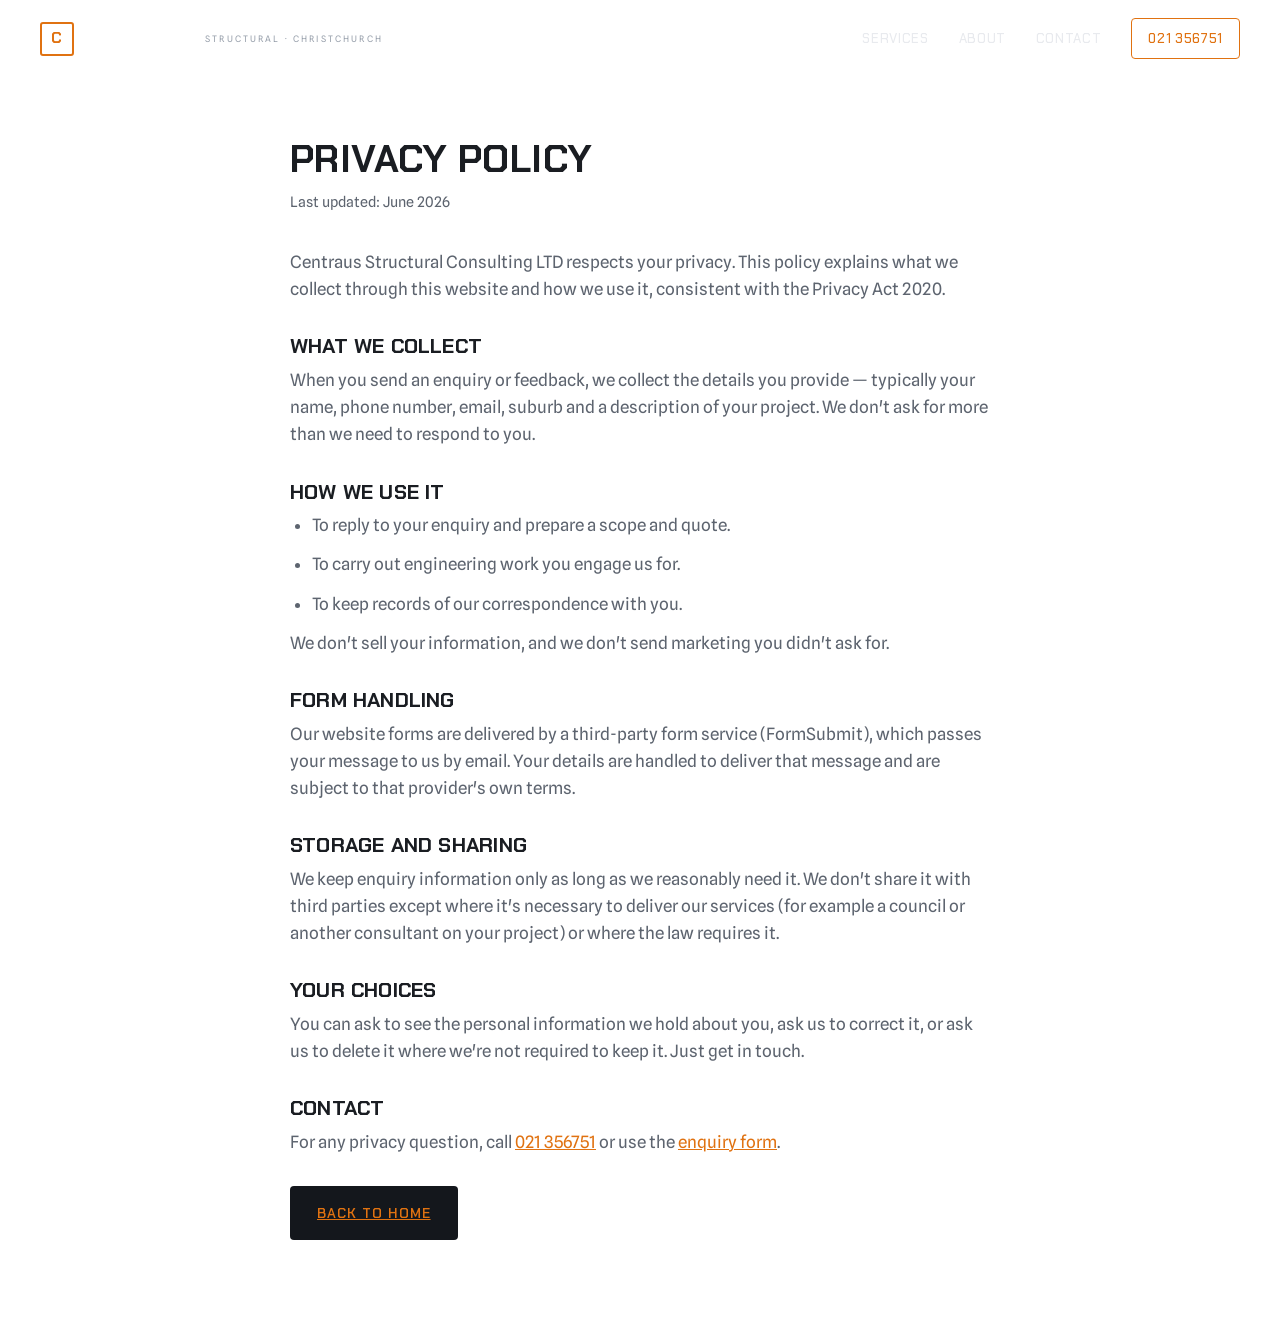
<file: privacy.html>
<!DOCTYPE html>
<html lang="en-NZ">
<head>
<meta charset="UTF-8">
<meta name="viewport" content="width=device-width, initial-scale=1.0">
<title>Privacy Policy | Centraus Structural Consulting LTD</title>
<meta name="description" content="How Centraus Structural Consulting handles the information you share through this website.">
<meta name="robots" content="noindex">
<link rel="icon" href="data:image/svg+xml,%3Csvg xmlns='http://www.w3.org/2000/svg' viewBox='0 0 100 100'%3E%3Crect width='100' height='100' rx='14' fill='%230f1216'/%3E%3Ctext x='50' y='71' font-size='60' text-anchor='middle' fill='%23e07211' font-family='Arial' font-weight='bold'%3EC%3C/text%3E%3C/svg%3E">
<link rel="preconnect" href="https://fonts.googleapis.com">
<link rel="preconnect" href="https://fonts.gstatic.com" crossorigin>
<link href="https://fonts.googleapis.com/css2?family=Chakra+Petch:wght@500;600;700&family=Spline+Sans:wght@400;500;600&display=swap" rel="stylesheet">
<link rel="stylesheet" href="styles.css">
</head>
<body>

<nav class="nav scrolled" id="nav">
  <a class="brand" href="index.html"><span class="mark">C</span>CENTRAUS<small>Structural · Christchurch</small></a>
  <div class="nav-links" id="navLinks">
    <a href="index.html#services">Services</a>
    <a href="index.html#about">About</a>
    <a href="index.html#contact">Contact</a>
    <a class="nav-phone" href="tel:+6421356751">021 356751</a>
  </div>
  <button class="nav-toggle" id="navToggle" aria-label="Open menu">☰</button>
</nav>

<main class="legal">
  <h1>Privacy Policy</h1>
  <p class="updated">Last updated: June 2026</p>

  <p>Centraus Structural Consulting LTD respects your privacy. This policy explains what we collect through this website and how we use it, consistent with the Privacy Act 2020.</p>

  <h2>What we collect</h2>
  <p>When you send an enquiry or feedback, we collect the details you provide — typically your name, phone number, email, suburb and a description of your project. We don't ask for more than we need to respond to you.</p>

  <h2>How we use it</h2>
  <ul>
    <li>To reply to your enquiry and prepare a scope and quote.</li>
    <li>To carry out engineering work you engage us for.</li>
    <li>To keep records of our correspondence with you.</li>
  </ul>
  <p>We don't sell your information, and we don't send marketing you didn't ask for.</p>

  <h2>Form handling</h2>
  <p>Our website forms are delivered by a third-party form service (FormSubmit), which passes your message to us by email. Your details are handled to deliver that message and are subject to that provider's own terms.</p>

  <h2>Storage and sharing</h2>
  <p>We keep enquiry information only as long as we reasonably need it. We don't share it with third parties except where it's necessary to deliver our services (for example a council or another consultant on your project) or where the law requires it.</p>

  <h2>Your choices</h2>
  <p>You can ask to see the personal information we hold about you, ask us to correct it, or ask us to delete it where we're not required to keep it. Just get in touch.</p>

  <h2>Contact</h2>
  <p>For any privacy question, call <a href="tel:+6421356751">021 356751</a> or use the <a href="index.html#contact">enquiry form</a>.</p>

  <p style="margin-top:30px"><a class="btn btn--dark" href="index.html">Back to home</a></p>
</main>

<script src="main.js"></script>
</body>
</html>
</file>
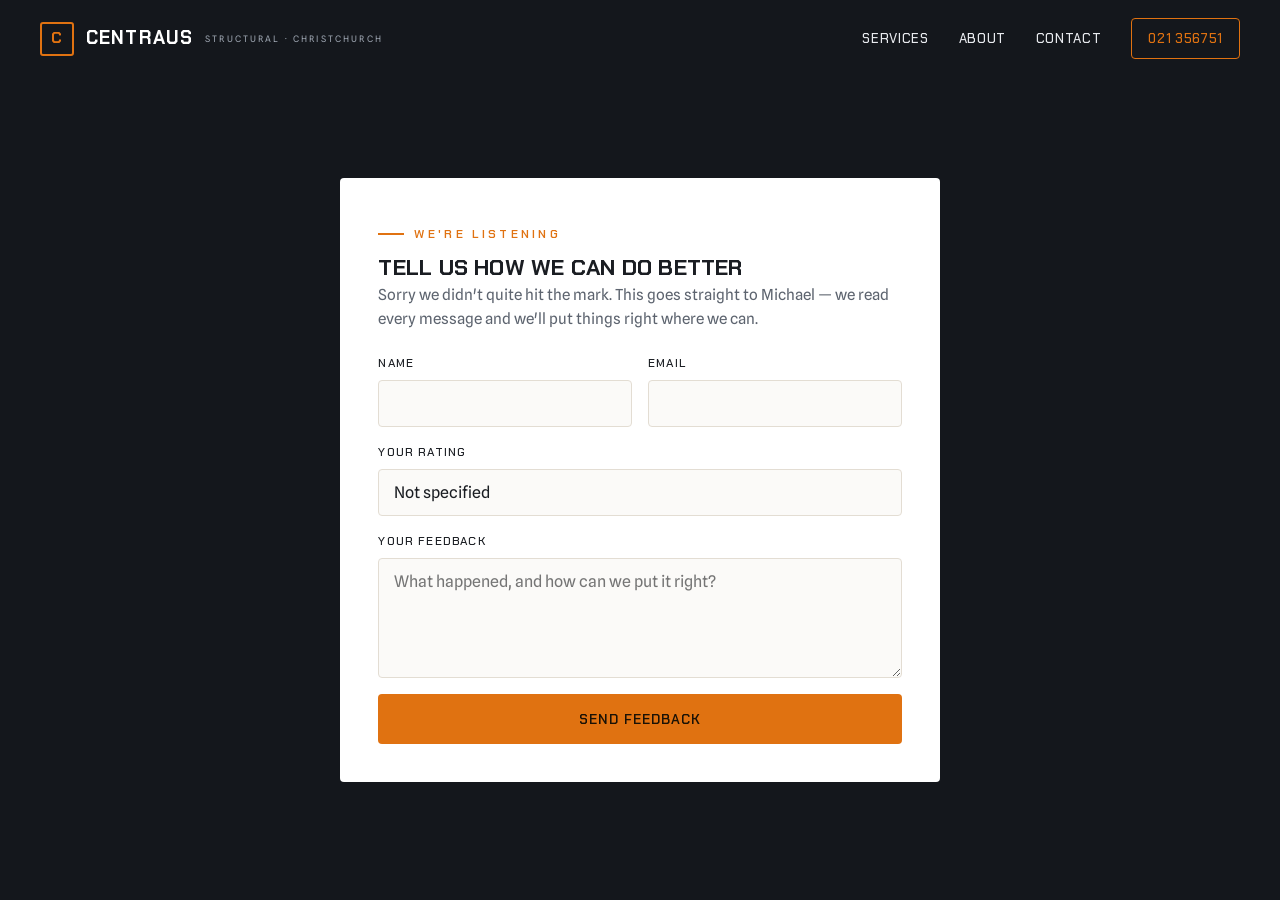
<file: private.html>
<!DOCTYPE html>
<html lang="en-NZ">
<head>
<meta charset="UTF-8">
<meta name="viewport" content="width=device-width, initial-scale=1.0">
<title>Share Your Feedback | Centraus Structural Consulting LTD</title>
<meta name="description" content="Tell us where we can do better — private feedback for Centraus Structural Consulting, Christchurch.">
<meta name="robots" content="noindex">
<link rel="icon" href="data:image/svg+xml,%3Csvg xmlns='http://www.w3.org/2000/svg' viewBox='0 0 100 100'%3E%3Crect width='100' height='100' rx='14' fill='%230f1216'/%3E%3Ctext x='50' y='71' font-size='60' text-anchor='middle' fill='%23e07211' font-family='Arial' font-weight='bold'%3EC%3C/text%3E%3C/svg%3E">
<link rel="preconnect" href="https://fonts.googleapis.com">
<link rel="preconnect" href="https://fonts.gstatic.com" crossorigin>
<link href="https://fonts.googleapis.com/css2?family=Chakra+Petch:wght@500;600;700&family=Spline+Sans:wght@400;500;600&display=swap" rel="stylesheet">
<link rel="stylesheet" href="styles.css">
</head>
<body>

<nav class="nav scrolled" id="nav">
  <a class="brand" href="index.html"><span class="mark">C</span>CENTRAUS<small>Structural · Christchurch</small></a>
  <div class="nav-links" id="navLinks">
    <a href="index.html#services">Services</a>
    <a href="index.html#about">About</a>
    <a href="index.html#contact">Contact</a>
    <a class="nav-phone" href="tel:+6421356751">021 356751</a>
  </div>
  <button class="nav-toggle" id="navToggle" aria-label="Open menu">☰</button>
</nav>

<div class="subpage">
  <div class="private-wrap">
    <div class="form" id="formCard">
      <span class="eyebrow">We're listening</span>
      <h3 style="margin:12px 0 4px">Tell us how we can do better</h3>
      <p class="sub">Sorry we didn't quite hit the mark. This goes straight to Michael — we read every message and we'll put things right where we can.</p>
      <form action="https://formsubmit.co/hello@centraus.co.nz" method="POST" id="pform">
        <input type="hidden" name="_subject" value="Private feedback — Centraus Structural website">
        <input type="hidden" name="_captcha" value="false">
        <input type="hidden" name="_template" value="table">
        <input type="hidden" name="_next" value="#thanks">
        <div class="frow">
          <div class="field"><label for="name">Name</label><input id="name" type="text" name="Name" required></div>
          <div class="field"><label for="email">Email</label><input id="email" type="email" name="Email" required></div>
        </div>
        <div class="field">
          <label for="rating">Your rating</label>
          <input id="rating" type="text" name="Rating" readonly>
        </div>
        <div class="field"><label for="feedback">Your feedback</label><textarea id="feedback" name="Feedback" placeholder="What happened, and how can we put it right?" required></textarea></div>
        <button class="btn btn--primary" type="submit" style="width:100%;justify-content:center">Send feedback</button>
      </form>
    </div>

    <div class="success" id="success">
      <div class="tick"><svg viewBox="0 0 24 24" fill="none" stroke="currentColor" stroke-width="2.4"><path d="M20 6L9 17l-5-5"/></svg></div>
      <h2>Thank you</h2>
      <p>Your feedback has gone through to Michael. We appreciate you taking the time, and we'll follow up if there's anything to sort out.</p>
      <p style="margin-top:18px"><a class="btn btn--dark" href="index.html">Back to home</a></p>
    </div>
  </div>
</div>

<script>
  var params = new URLSearchParams(window.location.search);
  var r = params.get('rating');
  var ratingField = document.getElementById('rating');
  if (r && /^[1-5]$/.test(r)) {
    ratingField.value = r + ' / 5 ' + '★'.repeat(+r);
  } else {
    ratingField.value = 'Not specified';
  }
  var form = document.getElementById('pform');
  form.addEventListener('submit', function () {
    setTimeout(function () {
      document.getElementById('formCard').style.display = 'none';
      document.getElementById('success').classList.add('show');
      window.scrollTo({ top: 0, behavior: 'smooth' });
    }, 400);
  });
  if (window.location.hash === '#thanks') {
    document.getElementById('formCard').style.display = 'none';
    document.getElementById('success').classList.add('show');
  }
</script>
<script src="main.js"></script>
</body>
</html>
</file>
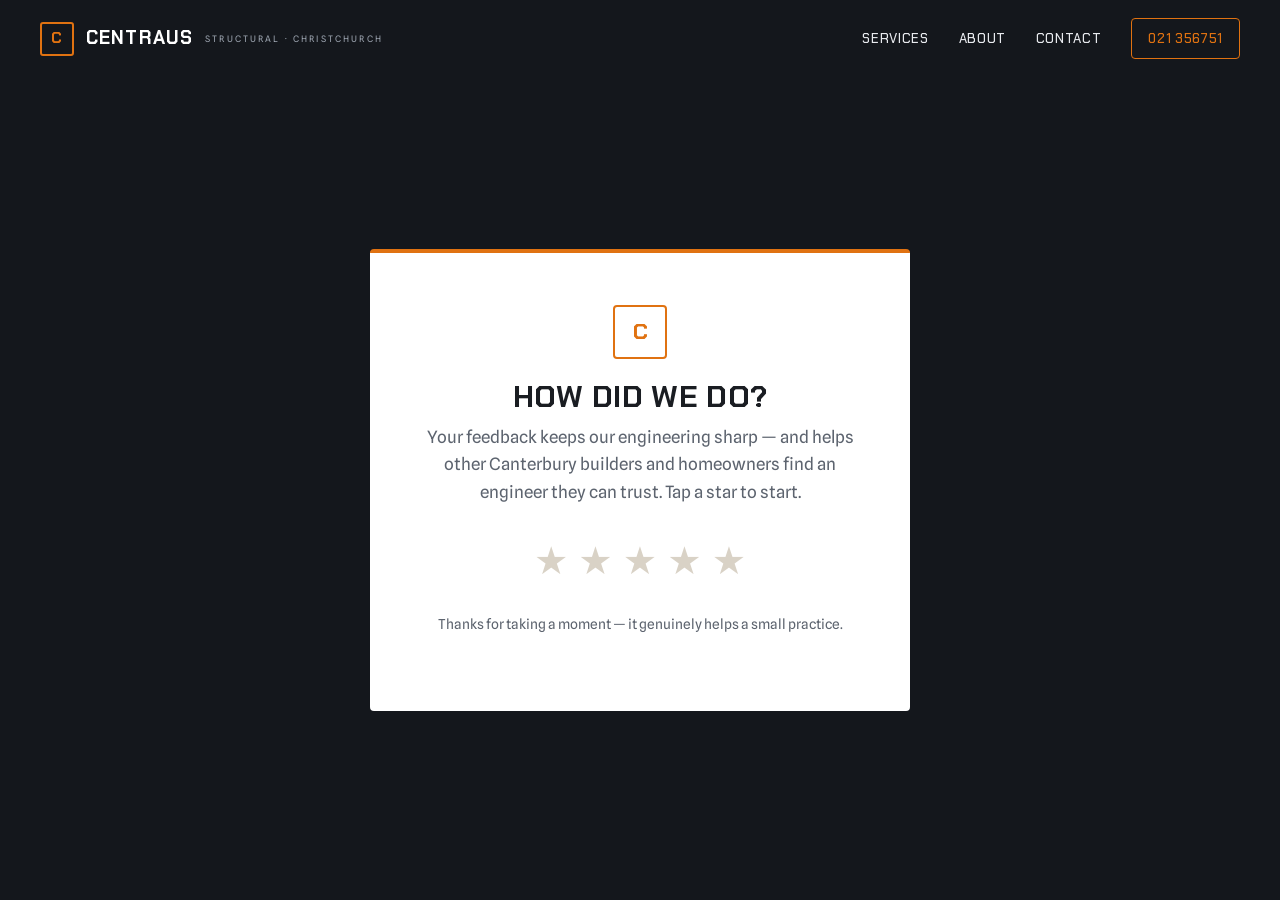
<file: review.html>
<!DOCTYPE html>
<html lang="en-NZ">
<head>
<meta charset="UTF-8">
<meta name="viewport" content="width=device-width, initial-scale=1.0">
<title>Leave a Review | Centraus Structural Consulting LTD</title>
<meta name="description" content="Tell us how we did — leave a review for Centraus Structural Consulting, Christchurch.">
<meta name="robots" content="noindex">
<link rel="icon" href="data:image/svg+xml,%3Csvg xmlns='http://www.w3.org/2000/svg' viewBox='0 0 100 100'%3E%3Crect width='100' height='100' rx='14' fill='%230f1216'/%3E%3Ctext x='50' y='71' font-size='60' text-anchor='middle' fill='%23e07211' font-family='Arial' font-weight='bold'%3EC%3C/text%3E%3C/svg%3E">
<link rel="preconnect" href="https://fonts.googleapis.com">
<link rel="preconnect" href="https://fonts.gstatic.com" crossorigin>
<link href="https://fonts.googleapis.com/css2?family=Chakra+Petch:wght@500;600;700&family=Spline+Sans:wght@400;500;600&display=swap" rel="stylesheet">
<link rel="stylesheet" href="styles.css">
</head>
<body>

<nav class="nav scrolled" id="nav">
  <a class="brand" href="index.html"><span class="mark">C</span>CENTRAUS<small>Structural · Christchurch</small></a>
  <div class="nav-links" id="navLinks">
    <a href="index.html#services">Services</a>
    <a href="index.html#about">About</a>
    <a href="index.html#contact">Contact</a>
    <a class="nav-phone" href="tel:+6421356751">021 356751</a>
  </div>
  <button class="nav-toggle" id="navToggle" aria-label="Open menu">☰</button>
</nav>

<div class="subpage">
  <div class="review-card">
    <div class="mark">C</div>
    <h1>How did we do?</h1>
    <p>Your feedback keeps our engineering sharp — and helps other Canterbury builders and homeowners find an engineer they can trust. Tap a star to start.</p>
    <div class="star-pick" id="stars" role="group" aria-label="Rate from 1 to 5 stars">
      <span class="star" data-v="1">★</span>
      <span class="star" data-v="2">★</span>
      <span class="star" data-v="3">★</span>
      <span class="star" data-v="4">★</span>
      <span class="star" data-v="5">★</span>
    </div>
    <p class="review-note">Thanks for taking a moment — it genuinely helps a small practice.</p>
  </div>
</div>

<script>
  // Replace with the real Google review link when the listing is live.
  var GOOGLE_REVIEW_URL = "https://g.page/r/PLACEHOLDER/review";
  var stars = document.querySelectorAll('#stars .star');
  stars.forEach(function (s) {
    s.addEventListener('mouseenter', function () {
      var v = +s.dataset.v;
      stars.forEach(function (x) { x.classList.toggle('lit', +x.dataset.v <= v); });
    });
    s.addEventListener('click', function () {
      var v = +s.dataset.v;
      if (v >= 4) { window.location.href = GOOGLE_REVIEW_URL; }
      else { window.location.href = 'private.html?rating=' + v; }
    });
  });
  document.getElementById('stars').addEventListener('mouseleave', function () {
    stars.forEach(function (x) { x.classList.remove('lit'); });
  });
</script>
<script src="main.js"></script>
</body>
</html>
</file>
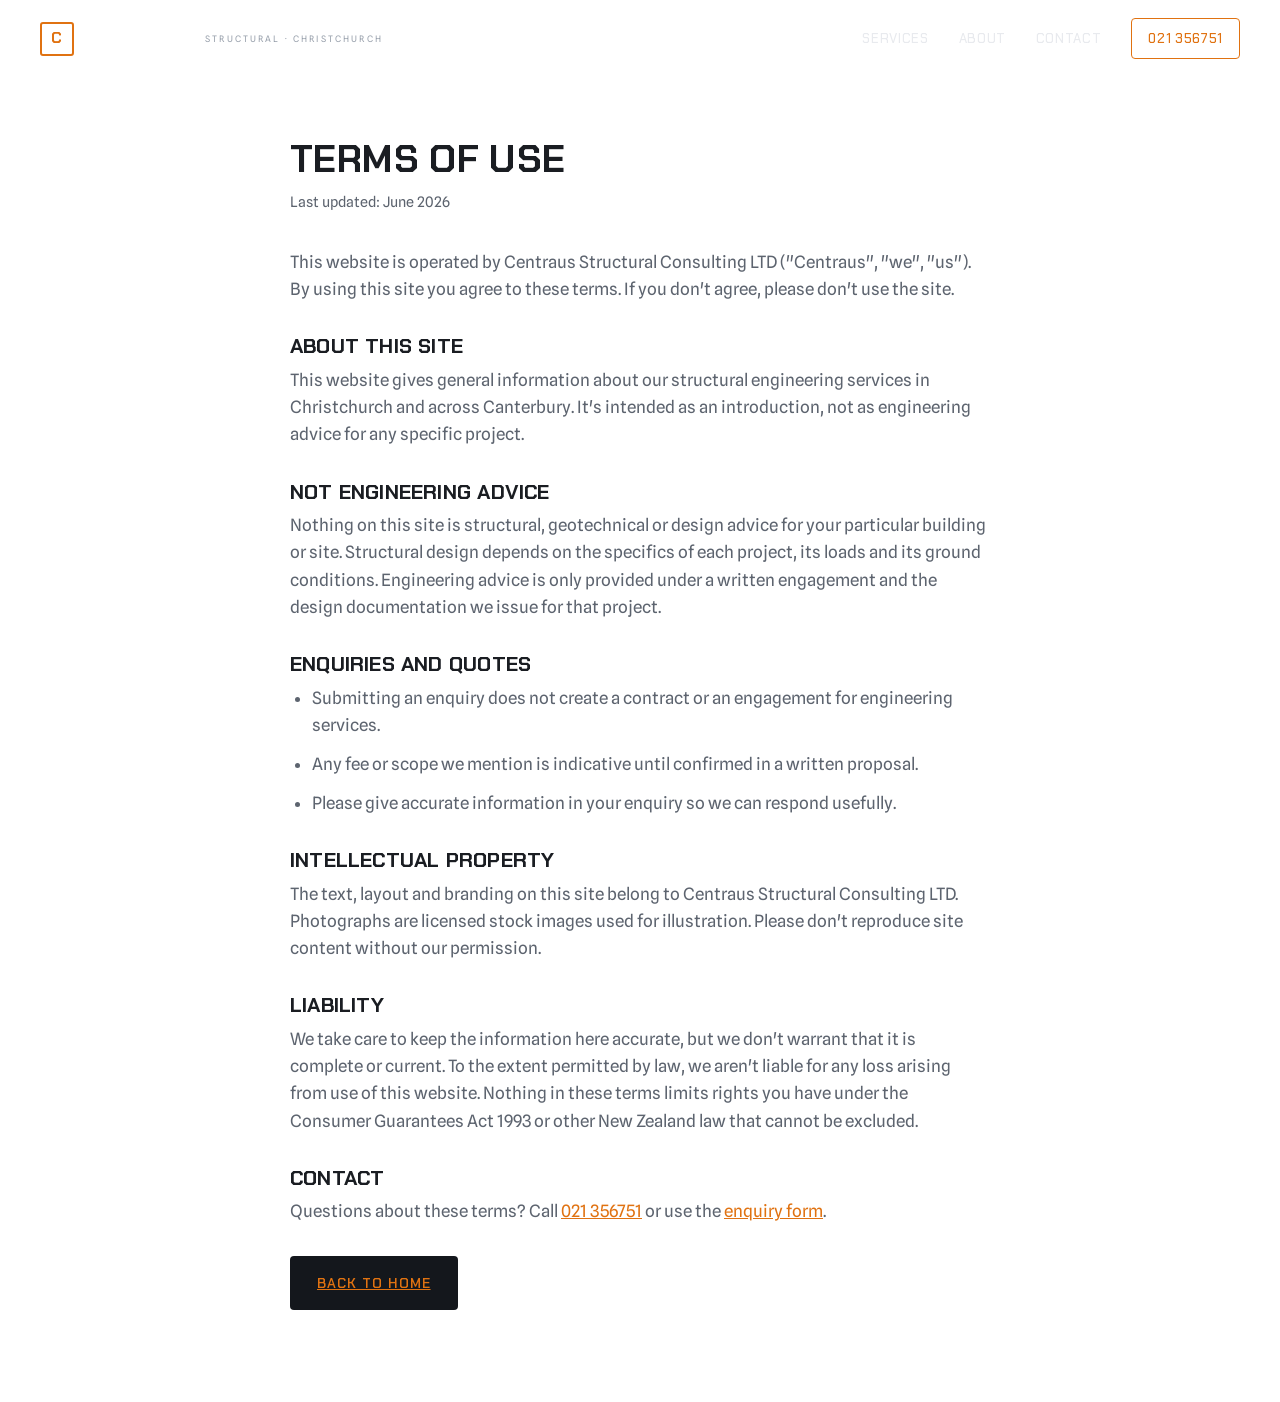
<file: terms.html>
<!DOCTYPE html>
<html lang="en-NZ">
<head>
<meta charset="UTF-8">
<meta name="viewport" content="width=device-width, initial-scale=1.0">
<title>Terms of Use | Centraus Structural Consulting LTD</title>
<meta name="description" content="Terms of use for the Centraus Structural Consulting website.">
<meta name="robots" content="noindex">
<link rel="icon" href="data:image/svg+xml,%3Csvg xmlns='http://www.w3.org/2000/svg' viewBox='0 0 100 100'%3E%3Crect width='100' height='100' rx='14' fill='%230f1216'/%3E%3Ctext x='50' y='71' font-size='60' text-anchor='middle' fill='%23e07211' font-family='Arial' font-weight='bold'%3EC%3C/text%3E%3C/svg%3E">
<link rel="preconnect" href="https://fonts.googleapis.com">
<link rel="preconnect" href="https://fonts.gstatic.com" crossorigin>
<link href="https://fonts.googleapis.com/css2?family=Chakra+Petch:wght@500;600;700&family=Spline+Sans:wght@400;500;600&display=swap" rel="stylesheet">
<link rel="stylesheet" href="styles.css">
</head>
<body>

<nav class="nav scrolled" id="nav">
  <a class="brand" href="index.html"><span class="mark">C</span>CENTRAUS<small>Structural · Christchurch</small></a>
  <div class="nav-links" id="navLinks">
    <a href="index.html#services">Services</a>
    <a href="index.html#about">About</a>
    <a href="index.html#contact">Contact</a>
    <a class="nav-phone" href="tel:+6421356751">021 356751</a>
  </div>
  <button class="nav-toggle" id="navToggle" aria-label="Open menu">☰</button>
</nav>

<main class="legal">
  <h1>Terms of Use</h1>
  <p class="updated">Last updated: June 2026</p>

  <p>This website is operated by Centraus Structural Consulting LTD ("Centraus", "we", "us"). By using this site you agree to these terms. If you don't agree, please don't use the site.</p>

  <h2>About this site</h2>
  <p>This website gives general information about our structural engineering services in Christchurch and across Canterbury. It's intended as an introduction, not as engineering advice for any specific project.</p>

  <h2>Not engineering advice</h2>
  <p>Nothing on this site is structural, geotechnical or design advice for your particular building or site. Structural design depends on the specifics of each project, its loads and its ground conditions. Engineering advice is only provided under a written engagement and the design documentation we issue for that project.</p>

  <h2>Enquiries and quotes</h2>
  <ul>
    <li>Submitting an enquiry does not create a contract or an engagement for engineering services.</li>
    <li>Any fee or scope we mention is indicative until confirmed in a written proposal.</li>
    <li>Please give accurate information in your enquiry so we can respond usefully.</li>
  </ul>

  <h2>Intellectual property</h2>
  <p>The text, layout and branding on this site belong to Centraus Structural Consulting LTD. Photographs are licensed stock images used for illustration. Please don't reproduce site content without our permission.</p>

  <h2>Liability</h2>
  <p>We take care to keep the information here accurate, but we don't warrant that it is complete or current. To the extent permitted by law, we aren't liable for any loss arising from use of this website. Nothing in these terms limits rights you have under the Consumer Guarantees Act 1993 or other New Zealand law that cannot be excluded.</p>

  <h2>Contact</h2>
  <p>Questions about these terms? Call <a href="tel:+6421356751">021 356751</a> or use the <a href="index.html#contact">enquiry form</a>.</p>

  <p style="margin-top:30px"><a class="btn btn--dark" href="index.html">Back to home</a></p>
</main>

<script src="main.js"></script>
</body>
</html>
</file>
<file: styles.css>
/* Centraus Structural Consulting LTD — Industrial archetype
   Display: Chakra Petch · Body: Spline Sans · Accent: burnt amber on charcoal */

:root{
  --ink:#14171c;          /* charcoal anchor */
  --ink-deep:#0f1216;     /* deepest panels */
  --bone:#f4f1ec;         /* bone band */
  --light:#ffffff;        /* light band */
  --line:#e3ddd3;         /* hairlines on light */
  --line-dark:#2a2f37;    /* hairlines on dark */
  --text:#1a1d22;         /* body text on light */
  --muted:#5d646f;        /* muted text on light */
  --muted-dark:#9aa2ad;   /* muted text on dark */
  --accent:#e07211;       /* burnt safety amber */
  --accent-2:#f08a2e;
  --radius:4px;
  --img-filter:saturate(.85) contrast(1.05) brightness(.95);
  --maxw:1180px;
  --pad:clamp(20px,5vw,40px);
}

*{box-sizing:border-box;margin:0;padding:0}
html{scroll-behavior:smooth}
body{
  font-family:"Spline Sans",system-ui,sans-serif;
  color:var(--text);background:var(--light);
  line-height:1.6;font-size:17px;-webkit-font-smoothing:antialiased;
  overflow-x:hidden;
}
h1,h2,h3,h4,.display{font-family:"Chakra Petch",sans-serif;font-weight:700;line-height:1.04;letter-spacing:.01em}
img{display:block;max-width:100%}
a{color:inherit;text-decoration:none}

.wrap{max-width:var(--maxw);margin:0 auto;padding:0 var(--pad)}
.eyebrow{
  font-family:"Chakra Petch",sans-serif;font-weight:600;font-size:.74rem;
  letter-spacing:.28em;text-transform:uppercase;color:var(--accent);
  display:inline-flex;align-items:center;gap:10px;
}
.eyebrow::before{content:"";width:26px;height:2px;background:var(--accent);display:inline-block}
.eyebrow.center{justify-content:center}

/* ---------- buttons ---------- */
.btn{
  display:inline-flex;align-items:center;gap:9px;
  font-family:"Chakra Petch",sans-serif;font-weight:600;font-size:.86rem;
  letter-spacing:.07em;text-transform:uppercase;
  padding:15px 26px;border-radius:var(--radius);cursor:pointer;border:1.5px solid transparent;
  transition:transform .15s ease,background .2s ease,color .2s ease,border-color .2s ease;
}
.btn--primary{background:var(--accent);color:#1a1206}
.btn--primary:hover{background:var(--accent-2);transform:translateY(-2px)}
.btn--ghost{background:transparent;color:#fff;border-color:rgba(255,255,255,.4)}
.btn--ghost:hover{border-color:#fff;background:rgba(255,255,255,.08)}
.btn--dark{background:var(--ink);color:#fff}
.btn--dark:hover{background:#000;transform:translateY(-2px)}

/* ---------- nav ---------- */
.nav{
  position:fixed;top:0;left:0;right:0;z-index:50;
  display:flex;align-items:center;justify-content:space-between;
  padding:18px var(--pad);transition:background .3s ease,padding .3s ease,box-shadow .3s ease;
}
.nav.scrolled{background:rgba(15,18,22,.94);backdrop-filter:blur(10px);padding:12px var(--pad);box-shadow:0 1px 0 var(--line-dark)}
.brand{display:flex;align-items:center;gap:12px;font-family:"Chakra Petch",sans-serif;font-weight:700;font-size:1.18rem;letter-spacing:.06em;color:#fff;text-transform:uppercase}
.brand .mark{
  width:34px;height:34px;border:2px solid var(--accent);border-radius:3px;
  display:grid;place-items:center;color:var(--accent);font-size:.95rem;font-weight:700;flex:none;
}
.brand small{display:block;font-family:"Spline Sans",sans-serif;font-weight:400;font-size:.56rem;letter-spacing:.24em;color:var(--muted-dark);text-transform:uppercase;margin-top:2px}
.nav-links{display:flex;align-items:center;gap:30px}
.nav-links a{font-size:.82rem;font-weight:500;letter-spacing:.05em;color:#e8eaee;text-transform:uppercase;font-family:"Chakra Petch",sans-serif}
.nav-links a:hover{color:var(--accent)}
.nav-phone{display:inline-flex !important;align-items:center;gap:8px;border:1.5px solid var(--accent);color:var(--accent) !important;padding:9px 16px;border-radius:var(--radius)}
.nav-phone:hover{background:var(--accent);color:#1a1206 !important}
.nav-toggle{display:none;background:none;border:none;color:#fff;font-size:1.5rem;cursor:pointer}

/* ---------- hero ---------- */
.hero{position:relative;min-height:100svh;display:flex;align-items:center;background:var(--ink-deep);overflow:hidden}
.hero-slides{position:absolute;inset:0;z-index:0}
.hero-slide{position:absolute;inset:0;background-size:cover;background-position:center;opacity:0;transition:opacity 1.6s ease;filter:var(--img-filter);transform:scale(1.04)}
.hero-slide.active{opacity:1}
.hero::after{content:"";position:absolute;inset:0;z-index:1;
  background:linear-gradient(180deg,rgba(15,18,22,.62) 0%,rgba(15,18,22,.5) 45%,rgba(15,18,22,.82) 100%);}
.hero-grid{position:absolute;inset:0;z-index:1;opacity:.16;
  background-image:linear-gradient(rgba(255,255,255,.5) 1px,transparent 1px),linear-gradient(90deg,rgba(255,255,255,.5) 1px,transparent 1px);
  background-size:64px 64px;-webkit-mask-image:linear-gradient(180deg,transparent,#000 40%,transparent);mask-image:linear-gradient(180deg,transparent,#000 40%,transparent)}
.hero-inner{position:relative;z-index:2;padding:130px var(--pad) 70px;max-width:var(--maxw);margin:0 auto;width:100%}
.hero-eyebrow{color:var(--accent);font-family:"Chakra Petch",sans-serif;font-weight:600;font-size:.8rem;letter-spacing:.26em;text-transform:uppercase;display:flex;align-items:center;gap:12px}
.hero-eyebrow::before{content:"";width:34px;height:2px;background:var(--accent)}
.hero h1{color:#fff;font-size:clamp(2.5rem,6.2vw,4.7rem);margin:22px 0 20px;max-width:16ch;text-transform:uppercase}
.hero h1 em{color:var(--accent);font-style:normal}
.hero p.lede{color:#e3e6ea;font-size:clamp(1.02rem,1.7vw,1.22rem);max-width:54ch;margin-bottom:34px}
.hero-cta{display:flex;flex-wrap:wrap;gap:14px}
.hero-meta{display:flex;flex-wrap:wrap;gap:26px;margin-top:46px;padding-top:26px;border-top:1px solid rgba(255,255,255,.16)}
.hero-meta div{color:#cdd2d9;font-size:.82rem;letter-spacing:.04em}
.hero-meta b{display:block;font-family:"Chakra Petch",sans-serif;color:#fff;font-size:1.05rem;letter-spacing:.04em}

/* ---------- sections ---------- */
section{padding:clamp(64px,9vw,108px) 0}
.band-bone{background:var(--bone)}
.band-light{background:var(--light)}
.band-dark{background:var(--ink);color:#fff}
.sec-head{max-width:660px;margin-bottom:52px}
.sec-head.center{margin:0 auto 52px;text-align:center}
.sec-head h2{font-size:clamp(1.9rem,3.6vw,2.9rem);margin:16px 0 14px;text-transform:uppercase}
.band-dark .sec-head h2{color:#fff}
.sec-head p{color:var(--muted);font-size:1.06rem}
.band-dark .sec-head p{color:var(--muted-dark)}

/* ---------- trust strip ---------- */
.trust{background:var(--ink-deep);color:#fff;padding:0}
.trust-grid{display:grid;grid-template-columns:repeat(3,1fr)}
.trust-item{padding:38px var(--pad);display:flex;gap:18px;align-items:flex-start;border-right:1px solid var(--line-dark)}
.trust-item:last-child{border-right:none}
.trust-ic{width:42px;height:42px;flex:none;border:1.5px solid var(--accent);border-radius:3px;display:grid;place-items:center;color:var(--accent)}
.trust-ic svg{width:22px;height:22px}
.trust-item h4{font-size:1.02rem;letter-spacing:.02em;margin-bottom:4px;color:#fff;text-transform:uppercase}
.trust-item p{color:var(--muted-dark);font-size:.92rem;line-height:1.5}

/* ---------- services ---------- */
.svc-grid{display:grid;grid-template-columns:repeat(3,1fr);gap:1px;background:var(--line);border:1px solid var(--line)}
.svc-card{background:var(--light);padding:34px 30px;transition:background .25s ease,transform .25s ease}
.svc-card:hover{background:#fff;transform:translateY(-3px);box-shadow:0 24px 50px -28px rgba(20,23,28,.4)}
.svc-num{font-family:"Chakra Petch",sans-serif;font-weight:700;font-size:.8rem;color:var(--accent);letter-spacing:.1em}
.svc-ic{width:46px;height:46px;margin:18px 0 18px;color:var(--accent)}
.svc-ic svg{width:46px;height:46px;stroke-width:1.4}
.svc-card h3{font-size:1.22rem;margin-bottom:10px;text-transform:uppercase;letter-spacing:.01em}
.svc-card p{color:var(--muted);font-size:.96rem}

/* ---------- about ---------- */
.about-split{display:grid;grid-template-columns:1fr 1fr;gap:clamp(34px,5vw,72px);align-items:center}
.about-figure{position:relative}
.about-figure img{width:100%;aspect-ratio:4/3;object-fit:cover;border-radius:var(--radius);filter:var(--img-filter)}
.about-tag{position:absolute;top:-1px;left:-1px;background:var(--accent);color:#1a1206;font-family:"Chakra Petch",sans-serif;font-weight:700;font-size:.74rem;letter-spacing:.16em;text-transform:uppercase;padding:11px 18px}
.about-frame{position:absolute;inset:18px -18px -18px 18px;border:1.5px solid var(--accent);border-radius:var(--radius);z-index:-1}
.about-copy h2{font-size:clamp(1.9rem,3.6vw,2.8rem);margin:16px 0 18px;text-transform:uppercase}
.about-copy p{color:var(--muted);margin-bottom:16px}
.checklist{list-style:none;margin-top:26px;display:grid;gap:14px}
.checklist li{display:flex;gap:13px;align-items:flex-start;font-weight:500;color:var(--text)}
.checklist .ck{width:24px;height:24px;flex:none;background:var(--accent);border-radius:3px;display:grid;place-items:center;margin-top:1px}
.checklist .ck svg{width:14px;height:14px;stroke:#1a1206;stroke-width:3}

/* ---------- crew ---------- */
.crew-grid{display:grid;grid-template-columns:repeat(3,1fr);gap:24px}
.crew-card{background:var(--ink);border:1px solid var(--line-dark);border-radius:var(--radius);padding:34px 28px;text-align:center}
.crew-av{width:84px;height:84px;margin:0 auto 20px;border-radius:50%;background:var(--ink-deep);border:2px solid var(--accent);display:grid;place-items:center;font-family:"Chakra Petch",sans-serif;font-weight:700;font-size:1.5rem;color:var(--accent);letter-spacing:.04em}
.crew-card h3{color:#fff;font-size:1.16rem;text-transform:uppercase;letter-spacing:.03em}
.crew-role{color:var(--accent);font-family:"Chakra Petch",sans-serif;font-weight:600;font-size:.74rem;letter-spacing:.16em;text-transform:uppercase;margin:6px 0 12px}
.crew-card p{color:var(--muted-dark);font-size:.92rem}
.badge{display:inline-block;font-family:"Chakra Petch",sans-serif;font-size:.66rem;font-weight:600;letter-spacing:.18em;text-transform:uppercase;color:var(--muted-dark);border:1px solid var(--line-dark);border-radius:3px;padding:5px 12px;margin-top:18px}

/* ---------- reviews ---------- */
.rev-grid{display:grid;grid-template-columns:repeat(2,1fr);gap:24px}
.rev-card{background:var(--light);border:1px solid var(--line);border-radius:var(--radius);padding:32px 30px}
.rev-stars{color:var(--accent);letter-spacing:3px;font-size:1.05rem;margin-bottom:14px}
.rev-card p{font-size:1.04rem;color:var(--text);margin-bottom:18px}
.rev-who{font-family:"Chakra Petch",sans-serif;font-weight:600;font-size:.86rem;letter-spacing:.04em;text-transform:uppercase}
.rev-who span{display:block;font-family:"Spline Sans",sans-serif;font-weight:400;font-size:.8rem;letter-spacing:0;text-transform:none;color:var(--muted)}

/* ---------- review funnel banner ---------- */
.funnel{background:var(--ink-deep);color:#fff;text-align:center;position:relative;overflow:hidden}
.funnel .hero-grid{opacity:.1}
.funnel-inner{position:relative;z-index:2}
.funnel .stars{color:var(--accent);font-size:1.7rem;letter-spacing:6px;margin-bottom:18px}
.funnel h2{font-size:clamp(1.7rem,3.4vw,2.6rem);color:#fff;margin-bottom:14px;text-transform:uppercase}
.funnel p{color:var(--muted-dark);max-width:48ch;margin:0 auto 28px}

/* ---------- contact ---------- */
.contact-split{display:grid;grid-template-columns:.85fr 1.15fr;gap:clamp(34px,5vw,64px)}
.contact-info h2{color:#fff;font-size:clamp(1.9rem,3.4vw,2.7rem);margin:16px 0 16px;text-transform:uppercase}
.contact-info > p{color:var(--muted-dark);margin-bottom:30px;max-width:42ch}
.cinfo-row{display:flex;gap:16px;align-items:flex-start;padding:18px 0;border-top:1px solid var(--line-dark)}
.cinfo-row:last-child{border-bottom:1px solid var(--line-dark)}
.cinfo-ic{width:40px;height:40px;flex:none;border:1.5px solid var(--accent);border-radius:3px;display:grid;place-items:center;color:var(--accent)}
.cinfo-ic svg{width:20px;height:20px}
.cinfo-row b{display:block;font-family:"Chakra Petch",sans-serif;color:#fff;font-size:.74rem;letter-spacing:.16em;text-transform:uppercase;margin-bottom:3px}
.cinfo-row a,.cinfo-row span{color:#dfe3e8;font-size:1.02rem}
.cinfo-row a:hover{color:var(--accent)}

.form{background:var(--light);border-radius:var(--radius);padding:clamp(26px,3vw,40px);color:var(--text)}
.form h3{font-size:1.4rem;text-transform:uppercase;margin-bottom:6px}
.form .sub{color:var(--muted);font-size:.95rem;margin-bottom:22px}
.frow{display:grid;grid-template-columns:1fr 1fr;gap:16px}
.field{margin-bottom:16px;display:flex;flex-direction:column}
.field label{font-family:"Chakra Petch",sans-serif;font-weight:500;font-size:.74rem;letter-spacing:.1em;text-transform:uppercase;margin-bottom:7px;color:var(--text)}
.field input,.field textarea,.field select{
  font-family:"Spline Sans",sans-serif;font-size:1rem;padding:13px 15px;border:1.5px solid var(--line);border-radius:var(--radius);background:#fbfaf8;color:var(--text);transition:border-color .2s ease}
.field input:focus,.field textarea:focus,.field select:focus{outline:none;border-color:var(--accent);background:#fff}
.field textarea{min-height:120px;resize:vertical}

/* ---------- footer ---------- */
.footer{background:#0b0d10;color:#fff;padding:60px var(--pad) 30px}
.footer-top{max-width:var(--maxw);margin:0 auto;display:flex;flex-wrap:wrap;justify-content:space-between;gap:30px;padding-bottom:34px;border-bottom:1px solid var(--line-dark)}
.footer .brand{margin-bottom:12px}
.footer-blurb{color:var(--muted-dark);max-width:36ch;font-size:.94rem}
.footer-links{display:flex;gap:40px;flex-wrap:wrap}
.footer-col h5{font-family:"Chakra Petch",sans-serif;font-size:.74rem;letter-spacing:.16em;text-transform:uppercase;color:#fff;margin-bottom:14px}
.footer-col a{display:block;color:var(--muted-dark);font-size:.92rem;margin-bottom:9px}
.footer-col a:hover{color:var(--accent)}
.footer-bot{max-width:var(--maxw);margin:24px auto 0;display:flex;flex-wrap:wrap;justify-content:space-between;gap:12px;color:#6c7480;font-size:.82rem}

/* ---------- reveal ---------- */
.reveal{opacity:0;transform:translateY(26px);transition:opacity .7s ease,transform .7s ease}
.reveal.in{opacity:1;transform:none}

/* ---------- review / private standalone pages ---------- */
.subpage{min-height:100vh;background:var(--ink);display:flex;align-items:center;justify-content:center;padding:120px var(--pad) 60px}
.review-card{background:var(--light);border-radius:var(--radius);max-width:540px;width:100%;padding:clamp(32px,5vw,52px);text-align:center;border-top:4px solid var(--accent)}
.review-card .mark{width:54px;height:54px;margin:0 auto 22px;border:2px solid var(--accent);border-radius:4px;display:grid;place-items:center;color:var(--accent);font-family:"Chakra Petch",sans-serif;font-weight:700;font-size:1.4rem}
.review-card h1{font-size:1.9rem;text-transform:uppercase;margin-bottom:12px}
.review-card p{color:var(--muted);margin-bottom:24px}
.star-pick{display:flex;justify-content:center;gap:10px;font-size:2.4rem;cursor:pointer}
.star-pick .star{color:#d9d2c6;transition:color .15s ease,transform .15s ease}
.star-pick .star:hover{transform:scale(1.12)}
.star-pick .star.lit{color:var(--accent)}
.review-note{font-size:.86rem;color:var(--muted);margin-top:22px;margin-bottom:0}
.private-wrap{max-width:600px;width:100%}
.success{display:none;background:var(--light);border-radius:var(--radius);padding:clamp(32px,5vw,52px);text-align:center;border-top:4px solid var(--accent)}
.success.show{display:block}
.success .tick{width:64px;height:64px;margin:0 auto 20px;border-radius:50%;background:var(--accent);display:grid;place-items:center}
.success .tick svg{width:32px;height:32px;stroke:#1a1206;fill:none}
.success h2{text-transform:uppercase;margin-bottom:10px}
.success p{color:var(--muted)}

/* ---------- legal pages ---------- */
.legal{max-width:780px;margin:0 auto;padding:140px var(--pad) 80px}
.legal h1{font-size:2.4rem;text-transform:uppercase;margin-bottom:10px}
.legal .updated{color:var(--muted);font-size:.9rem;margin-bottom:36px}
.legal h2{font-size:1.3rem;text-transform:uppercase;margin:32px 0 10px}
.legal p,.legal li{color:var(--muted);margin-bottom:12px}
.legal ul{padding-left:22px}
.legal a{color:var(--accent);text-decoration:underline}

/* ---------- responsive ---------- */
@media(max-width:920px){
  .svc-grid{grid-template-columns:repeat(2,1fr)}
  .about-split{grid-template-columns:1fr}
  .about-frame{display:none}
  .contact-split{grid-template-columns:1fr}
}
@media(max-width:760px){
  .nav-links{position:fixed;top:0;right:0;height:100vh;width:78%;max-width:320px;background:var(--ink-deep);flex-direction:column;align-items:flex-start;justify-content:center;gap:24px;padding:40px;transform:translateX(100%);transition:transform .3s ease;box-shadow:-20px 0 60px rgba(0,0,0,.5)}
  .nav-links.open{transform:none}
  .nav-toggle{display:block;z-index:60;position:relative}
  .trust-grid{grid-template-columns:1fr}
  .trust-item{border-right:none;border-bottom:1px solid var(--line-dark)}
  .svc-grid{grid-template-columns:1fr}
  .crew-grid{grid-template-columns:1fr}
  .rev-grid{grid-template-columns:1fr}
  .frow{grid-template-columns:1fr}
  .hero-meta{gap:20px}
}
@media(prefers-reduced-motion:reduce){
  .hero-slide{transition:none}
  .reveal{opacity:1;transform:none;transition:none}
}
</file>
